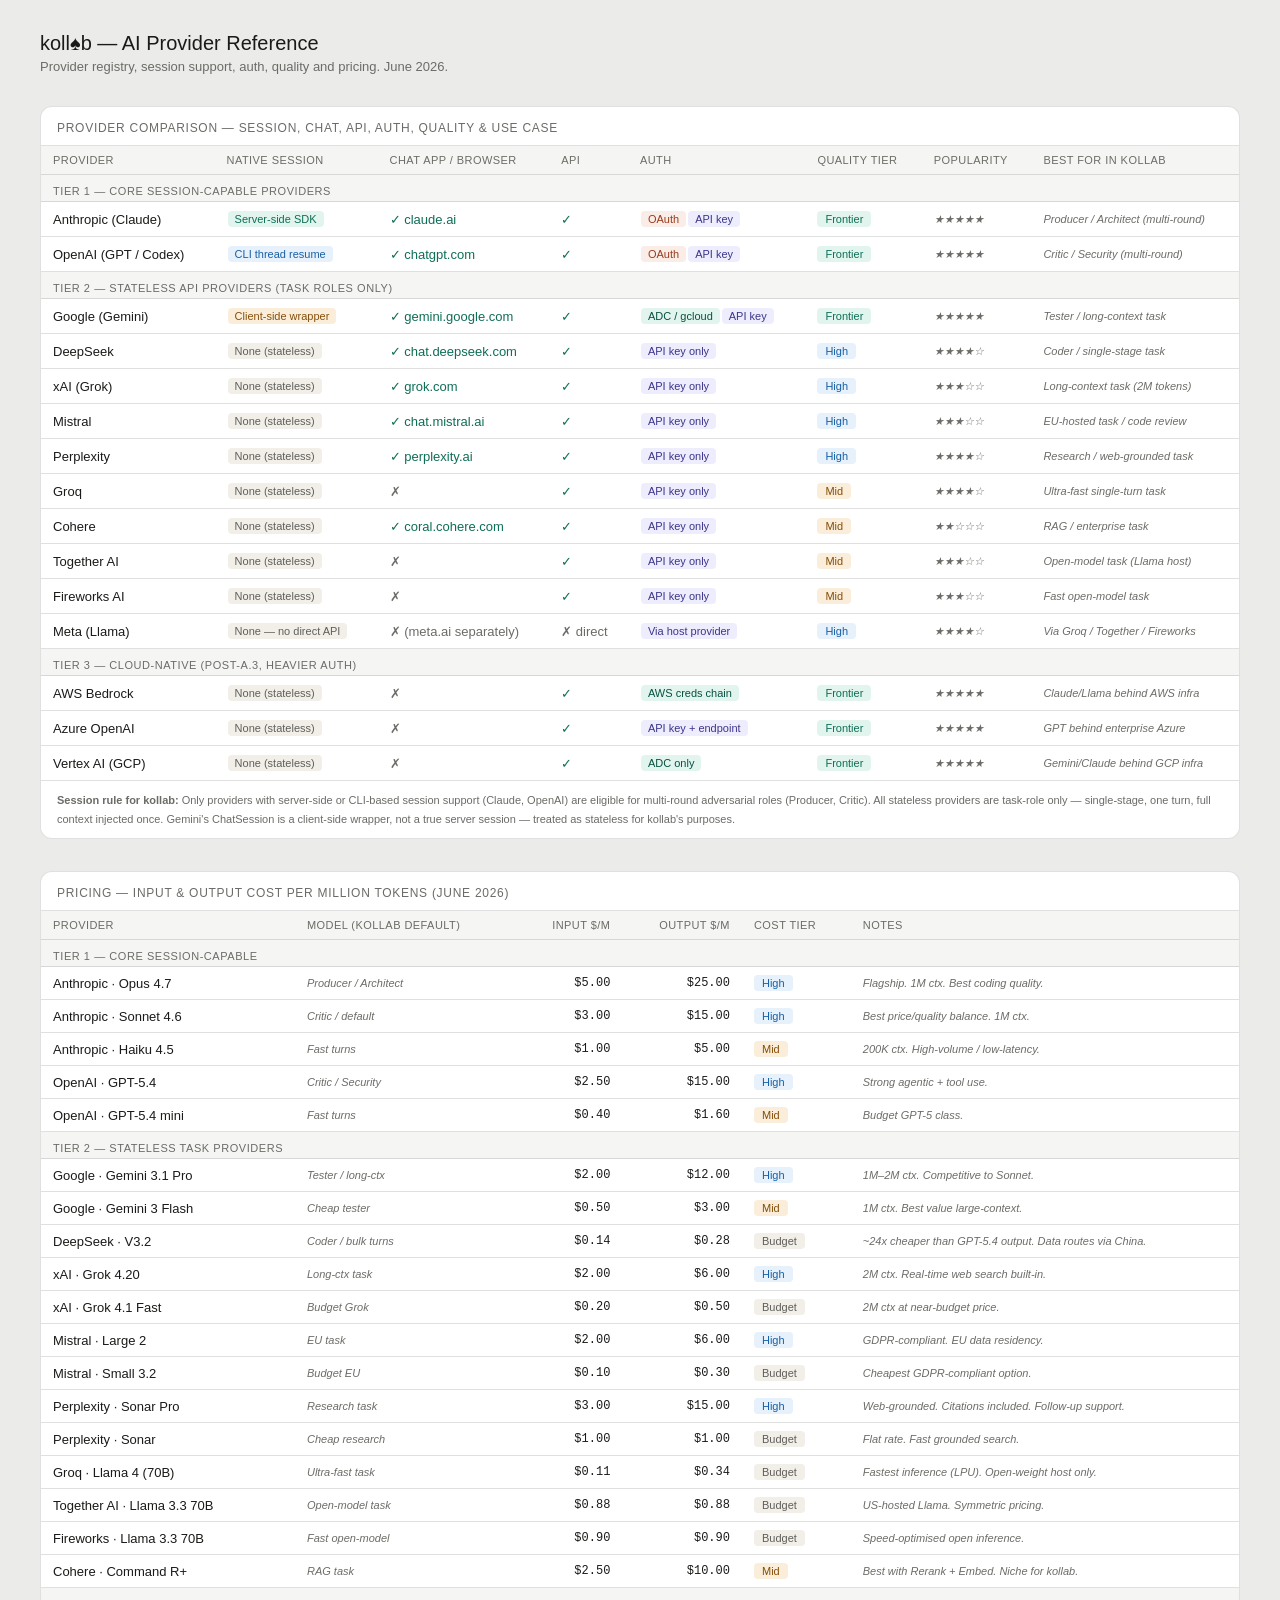
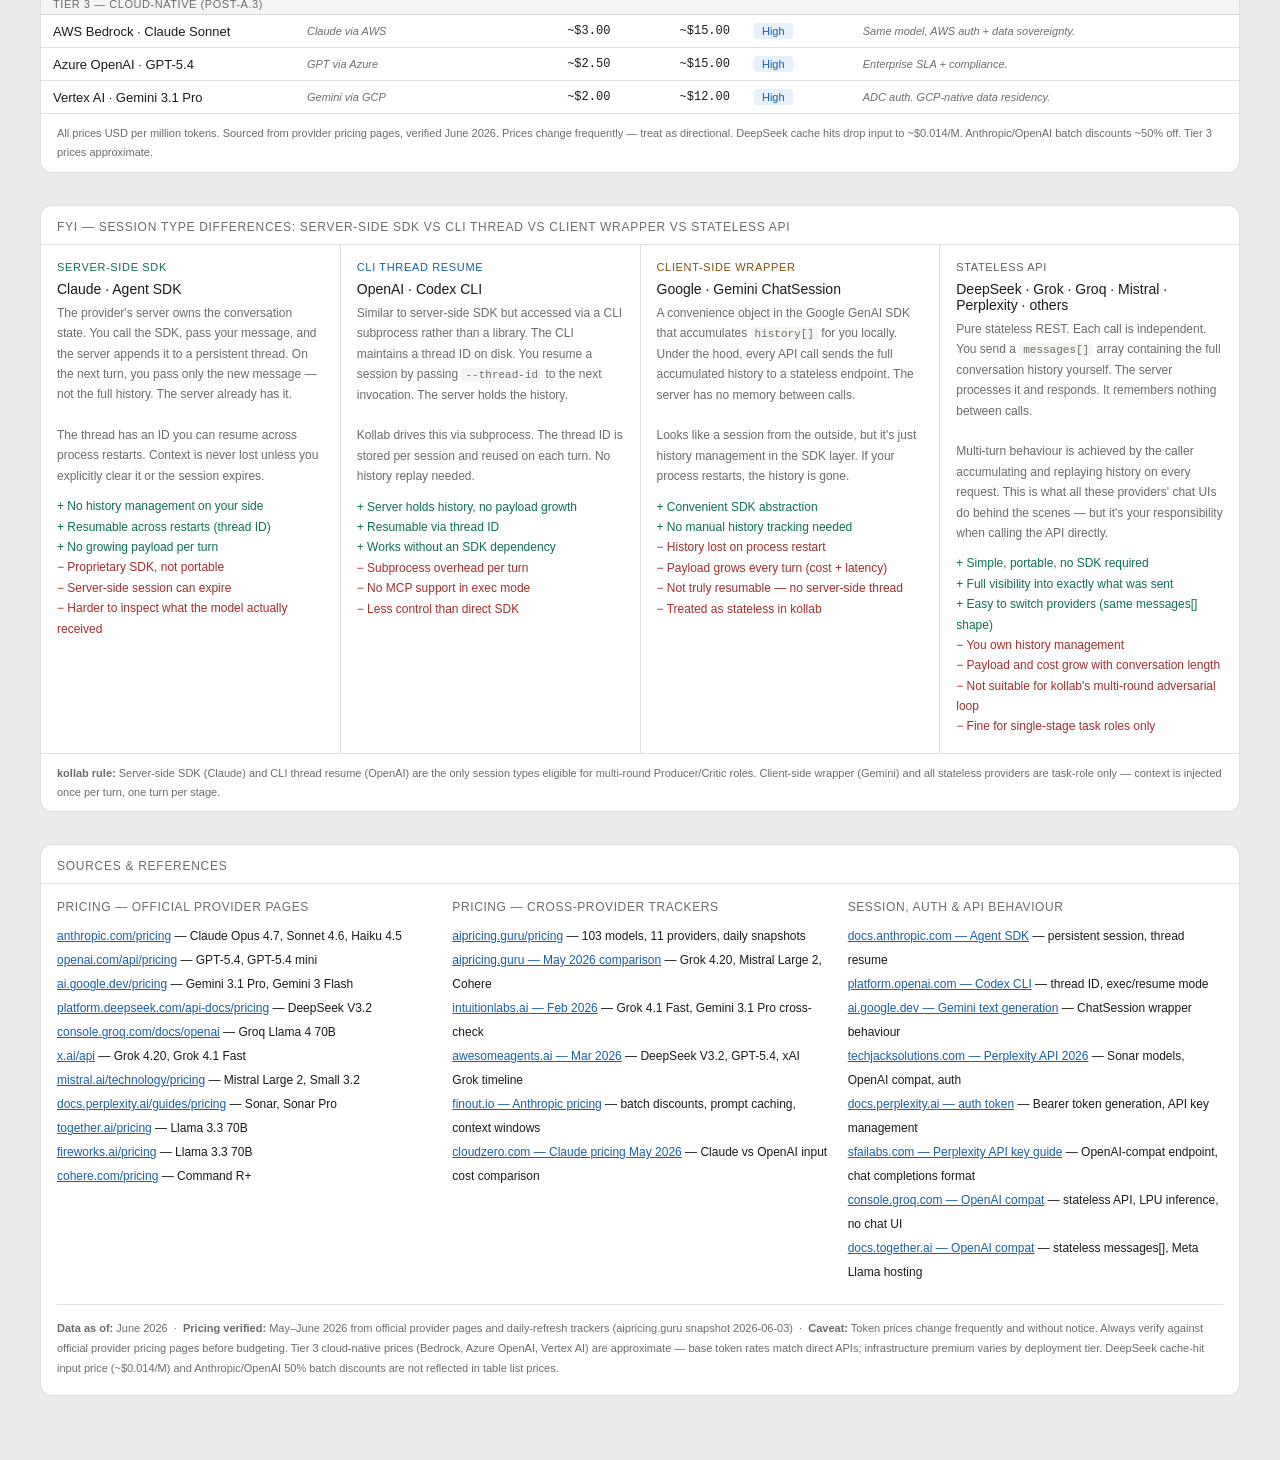
<file: docs/kollab-provider-comparison.html>
<!DOCTYPE html>
<html lang="en">
<head>
<meta charset="UTF-8">
<meta name="viewport" content="width=device-width, initial-scale=1.0">
<title>kollab — AI Provider Reference</title>
<style>
  *, *::before, *::after { box-sizing: border-box; margin: 0; padding: 0; }

  :root {
    --bg-primary: #ffffff;
    --bg-secondary: #f5f5f3;
    --bg-tertiary: #ebebea;
    --text-primary: #1a1a18;
    --text-secondary: #6b6b67;
    --border: rgba(0,0,0,0.12);
    --green-bg: #E1F5EE; --green-text: #0F6E56;
    --blue-bg: #E6F1FB; --blue-text: #185FA5;
    --amber-bg: #FAEEDA; --amber-text: #854F0B;
    --gray-bg: #F1EFE8; --gray-text: #5F5E5A;
    --purple-bg: #EEEDFE; --purple-text: #3C3489;
    --coral-bg: #FAECE7; --coral-text: #993C1D;
    --red-bg: #FCEBEB; --red-text: #A32D2D;
    --teal-bg: #E1F5EE; --teal-text: #085041;
  }

  @media (prefers-color-scheme: dark) {
    :root {
      --bg-primary: #1e1e1c;
      --bg-secondary: #2a2a28;
      --bg-tertiary: #333330;
      --text-primary: #e8e8e4;
      --text-secondary: #9a9a94;
      --border: rgba(255,255,255,0.1);
      --green-bg: #085041; --green-text: #9FE1CB;
      --blue-bg: #0C447C; --blue-text: #B5D4F4;
      --amber-bg: #633806; --amber-text: #FAC775;
      --gray-bg: #444441; --gray-text: #D3D1C7;
      --purple-bg: #3C3489; --purple-text: #CECBF6;
      --coral-bg: #712B13; --coral-text: #F5C4B3;
      --red-bg: #791F1F; --red-text: #F7C1C1;
      --teal-bg: #04342C; --teal-text: #5DCAA5;
    }
  }

  body {
    font-family: -apple-system, BlinkMacSystemFont, "Segoe UI", sans-serif;
    background: var(--bg-tertiary);
    color: var(--text-primary);
    padding: 2rem 1rem;
    min-height: 100vh;
  }

  .page { max-width: 1200px; margin: 0 auto; }

  header { margin-bottom: 2rem; }
  header h1 { font-size: 20px; font-weight: 500; margin-bottom: 4px; }
  header p { font-size: 13px; color: var(--text-secondary); }

  h2 { font-size: 14px; font-weight: 500; margin-bottom: 1rem; color: var(--text-primary); }

  .card {
    background: var(--bg-primary);
    border: 0.5px solid var(--border);
    border-radius: 12px;
    overflow: hidden;
    margin-bottom: 2rem;
  }

  .card-title {
    font-size: 12px;
    font-weight: 500;
    color: var(--text-secondary);
    text-transform: uppercase;
    letter-spacing: 0.06em;
    padding: 14px 16px 10px;
    border-bottom: 0.5px solid var(--border);
  }

  .tbl-wrap { overflow-x: auto; }

  table { width: 100%; border-collapse: collapse; font-size: 13px; }

  th {
    font-size: 11px;
    font-weight: 500;
    color: var(--text-secondary);
    text-transform: uppercase;
    letter-spacing: 0.04em;
    padding: 8px 12px;
    border-bottom: 0.5px solid var(--border);
    text-align: left;
    white-space: nowrap;
    background: var(--bg-secondary);
  }

  td {
    padding: 8px 12px;
    border-bottom: 0.5px solid var(--border);
    color: var(--text-primary);
    vertical-align: middle;
  }

  tr:last-child td { border-bottom: none; }
  tr:hover td { background: var(--bg-secondary); }
  td.num { text-align: right; font-family: "SF Mono", "Fira Code", monospace; font-size: 12px; }

  .sect td {
    font-size: 11px;
    font-weight: 500;
    color: var(--text-secondary);
    padding: 10px 12px 4px;
    letter-spacing: 0.05em;
    text-transform: uppercase;
    background: var(--bg-secondary);
    border-bottom: 0.5px solid var(--border);
  }

  .pill {
    display: inline-block;
    font-size: 11px;
    padding: 2px 7px;
    border-radius: 4px;
    margin: 1px;
    white-space: nowrap;
    font-weight: 500;
  }

  .tier {
    display: inline-block;
    font-size: 11px;
    font-weight: 500;
    padding: 2px 8px;
    border-radius: 4px;
    white-space: nowrap;
  }

  .p-server  { background: var(--green-bg);  color: var(--green-text); }
  .p-cli     { background: var(--blue-bg);   color: var(--blue-text); }
  .p-client  { background: var(--amber-bg);  color: var(--amber-text); }
  .p-none    { background: var(--gray-bg);   color: var(--gray-text); }
  .p-oauth   { background: var(--coral-bg);  color: var(--coral-text); }
  .p-key     { background: var(--purple-bg); color: var(--purple-text); }
  .p-adc     { background: var(--teal-bg);   color: var(--teal-text); }

  .t-frontier { background: var(--green-bg);  color: var(--green-text); }
  .t-high     { background: var(--blue-bg);   color: var(--blue-text); }
  .t-mid      { background: var(--amber-bg);  color: var(--amber-text); }
  .t-budget   { background: var(--gray-bg);   color: var(--gray-text); }

  .yes  { color: var(--green-text); font-weight: 500; }
  .no   { color: var(--text-secondary); }
  .flag { font-size: 11px; color: var(--text-secondary); font-style: italic; }
  .fw   { font-weight: 500; }

  .note {
    font-size: 11px;
    color: var(--text-secondary);
    padding: 10px 16px;
    border-top: 0.5px solid var(--border);
    line-height: 1.7;
  }

  /* FYI section */
  .fyi-grid {
    display: grid;
    grid-template-columns: repeat(auto-fit, minmax(260px, 1fr));
    gap: 1px;
    background: var(--border);
  }

  .fyi-cell {
    background: var(--bg-primary);
    padding: 16px;
  }

  .fyi-label {
    font-size: 11px;
    font-weight: 500;
    text-transform: uppercase;
    letter-spacing: 0.06em;
    margin-bottom: 8px;
  }

  .fyi-title {
    font-size: 14px;
    font-weight: 500;
    margin-bottom: 6px;
  }

  .fyi-body {
    font-size: 12px;
    color: var(--text-secondary);
    line-height: 1.7;
  }

  .fyi-pros-cons {
    margin-top: 10px;
    font-size: 12px;
    line-height: 1.7;
  }

  .pro { color: var(--green-text); }
  .con { color: var(--red-text); }

  .badge-row { margin-bottom: 6px; }
</style>
</head>
<body>
<div class="page">

  <header>
    <h1>koll♠b — AI Provider Reference</h1>
    <p>Provider registry, session support, auth, quality and pricing. June 2026.</p>
  </header>

  <!-- TABLE 1 -->
  <div class="card">
    <div class="card-title">Provider comparison — session, chat, API, auth, quality &amp; use case</div>
    <div class="tbl-wrap">
    <table>
      <thead>
        <tr>
          <th>Provider</th>
          <th>Native session</th>
          <th>Chat app / browser</th>
          <th>API</th>
          <th>Auth</th>
          <th>Quality tier</th>
          <th>Popularity</th>
          <th>Best for in kollab</th>
        </tr>
      </thead>
      <tbody>
        <tr class="sect"><td colspan="8">Tier 1 — Core session-capable providers</td></tr>
        <tr>
          <td class="fw">Anthropic (Claude)</td>
          <td><span class="pill p-server">Server-side SDK</span></td>
          <td class="yes">✓ claude.ai</td>
          <td class="yes">✓</td>
          <td><span class="pill p-oauth">OAuth</span><span class="pill p-key">API key</span></td>
          <td><span class="tier t-frontier">Frontier</span></td>
          <td class="flag">★★★★★</td>
          <td class="flag">Producer / Architect (multi-round)</td>
        </tr>
        <tr>
          <td class="fw">OpenAI (GPT / Codex)</td>
          <td><span class="pill p-cli">CLI thread resume</span></td>
          <td class="yes">✓ chatgpt.com</td>
          <td class="yes">✓</td>
          <td><span class="pill p-oauth">OAuth</span><span class="pill p-key">API key</span></td>
          <td><span class="tier t-frontier">Frontier</span></td>
          <td class="flag">★★★★★</td>
          <td class="flag">Critic / Security (multi-round)</td>
        </tr>

        <tr class="sect"><td colspan="8">Tier 2 — Stateless API providers (task roles only)</td></tr>
        <tr>
          <td class="fw">Google (Gemini)</td>
          <td><span class="pill p-client">Client-side wrapper</span></td>
          <td class="yes">✓ gemini.google.com</td>
          <td class="yes">✓</td>
          <td><span class="pill p-adc">ADC / gcloud</span><span class="pill p-key">API key</span></td>
          <td><span class="tier t-frontier">Frontier</span></td>
          <td class="flag">★★★★★</td>
          <td class="flag">Tester / long-context task</td>
        </tr>
        <tr>
          <td class="fw">DeepSeek</td>
          <td><span class="pill p-none">None (stateless)</span></td>
          <td class="yes">✓ chat.deepseek.com</td>
          <td class="yes">✓</td>
          <td><span class="pill p-key">API key only</span></td>
          <td><span class="tier t-high">High</span></td>
          <td class="flag">★★★★☆</td>
          <td class="flag">Coder / single-stage task</td>
        </tr>
        <tr>
          <td class="fw">xAI (Grok)</td>
          <td><span class="pill p-none">None (stateless)</span></td>
          <td class="yes">✓ grok.com</td>
          <td class="yes">✓</td>
          <td><span class="pill p-key">API key only</span></td>
          <td><span class="tier t-high">High</span></td>
          <td class="flag">★★★☆☆</td>
          <td class="flag">Long-context task (2M tokens)</td>
        </tr>
        <tr>
          <td class="fw">Mistral</td>
          <td><span class="pill p-none">None (stateless)</span></td>
          <td class="yes">✓ chat.mistral.ai</td>
          <td class="yes">✓</td>
          <td><span class="pill p-key">API key only</span></td>
          <td><span class="tier t-high">High</span></td>
          <td class="flag">★★★☆☆</td>
          <td class="flag">EU-hosted task / code review</td>
        </tr>
        <tr>
          <td class="fw">Perplexity</td>
          <td><span class="pill p-none">None (stateless)</span></td>
          <td class="yes">✓ perplexity.ai</td>
          <td class="yes">✓</td>
          <td><span class="pill p-key">API key only</span></td>
          <td><span class="tier t-high">High</span></td>
          <td class="flag">★★★★☆</td>
          <td class="flag">Research / web-grounded task</td>
        </tr>
        <tr>
          <td class="fw">Groq</td>
          <td><span class="pill p-none">None (stateless)</span></td>
          <td class="no">✗</td>
          <td class="yes">✓</td>
          <td><span class="pill p-key">API key only</span></td>
          <td><span class="tier t-mid">Mid</span></td>
          <td class="flag">★★★★☆</td>
          <td class="flag">Ultra-fast single-turn task</td>
        </tr>
        <tr>
          <td class="fw">Cohere</td>
          <td><span class="pill p-none">None (stateless)</span></td>
          <td class="yes">✓ coral.cohere.com</td>
          <td class="yes">✓</td>
          <td><span class="pill p-key">API key only</span></td>
          <td><span class="tier t-mid">Mid</span></td>
          <td class="flag">★★☆☆☆</td>
          <td class="flag">RAG / enterprise task</td>
        </tr>
        <tr>
          <td class="fw">Together AI</td>
          <td><span class="pill p-none">None (stateless)</span></td>
          <td class="no">✗</td>
          <td class="yes">✓</td>
          <td><span class="pill p-key">API key only</span></td>
          <td><span class="tier t-mid">Mid</span></td>
          <td class="flag">★★★☆☆</td>
          <td class="flag">Open-model task (Llama host)</td>
        </tr>
        <tr>
          <td class="fw">Fireworks AI</td>
          <td><span class="pill p-none">None (stateless)</span></td>
          <td class="no">✗</td>
          <td class="yes">✓</td>
          <td><span class="pill p-key">API key only</span></td>
          <td><span class="tier t-mid">Mid</span></td>
          <td class="flag">★★★☆☆</td>
          <td class="flag">Fast open-model task</td>
        </tr>
        <tr>
          <td class="fw">Meta (Llama)</td>
          <td><span class="pill p-none">None — no direct API</span></td>
          <td class="no">✗ (meta.ai separately)</td>
          <td class="no">✗ direct</td>
          <td><span class="pill p-key">Via host provider</span></td>
          <td><span class="tier t-high">High</span></td>
          <td class="flag">★★★★☆</td>
          <td class="flag">Via Groq / Together / Fireworks</td>
        </tr>

        <tr class="sect"><td colspan="8">Tier 3 — Cloud-native (post-A.3, heavier auth)</td></tr>
        <tr>
          <td class="fw">AWS Bedrock</td>
          <td><span class="pill p-none">None (stateless)</span></td>
          <td class="no">✗</td>
          <td class="yes">✓</td>
          <td><span class="pill p-adc">AWS creds chain</span></td>
          <td><span class="tier t-frontier">Frontier</span></td>
          <td class="flag">★★★★★</td>
          <td class="flag">Claude/Llama behind AWS infra</td>
        </tr>
        <tr>
          <td class="fw">Azure OpenAI</td>
          <td><span class="pill p-none">None (stateless)</span></td>
          <td class="no">✗</td>
          <td class="yes">✓</td>
          <td><span class="pill p-key">API key + endpoint</span></td>
          <td><span class="tier t-frontier">Frontier</span></td>
          <td class="flag">★★★★★</td>
          <td class="flag">GPT behind enterprise Azure</td>
        </tr>
        <tr>
          <td class="fw">Vertex AI (GCP)</td>
          <td><span class="pill p-none">None (stateless)</span></td>
          <td class="no">✗</td>
          <td class="yes">✓</td>
          <td><span class="pill p-adc">ADC only</span></td>
          <td><span class="tier t-frontier">Frontier</span></td>
          <td class="flag">★★★★★</td>
          <td class="flag">Gemini/Claude behind GCP infra</td>
        </tr>
      </tbody>
    </table>
    </div>
    <div class="note">
      <strong>Session rule for kollab:</strong> Only providers with server-side or CLI-based session support (Claude, OpenAI) are eligible for multi-round adversarial roles (Producer, Critic). All stateless providers are task-role only — single-stage, one turn, full context injected once. Gemini's ChatSession is a client-side wrapper, not a true server session — treated as stateless for kollab's purposes.
    </div>
  </div>

  <!-- TABLE 2: Pricing -->
  <div class="card">
    <div class="card-title">Pricing — input &amp; output cost per million tokens (June 2026)</div>
    <div class="tbl-wrap">
    <table>
      <thead>
        <tr>
          <th>Provider</th>
          <th>Model (kollab default)</th>
          <th style="text-align:right">Input $/M</th>
          <th style="text-align:right">Output $/M</th>
          <th>Cost tier</th>
          <th>Notes</th>
        </tr>
      </thead>
      <tbody>
        <tr class="sect"><td colspan="6">Tier 1 — Core session-capable</td></tr>
        <tr>
          <td class="fw">Anthropic · Opus 4.7</td>
          <td class="flag">Producer / Architect</td>
          <td class="num">$5.00</td><td class="num">$25.00</td>
          <td><span class="tier t-high">High</span></td>
          <td class="flag">Flagship. 1M ctx. Best coding quality.</td>
        </tr>
        <tr>
          <td class="fw">Anthropic · Sonnet 4.6</td>
          <td class="flag">Critic / default</td>
          <td class="num">$3.00</td><td class="num">$15.00</td>
          <td><span class="tier t-high">High</span></td>
          <td class="flag">Best price/quality balance. 1M ctx.</td>
        </tr>
        <tr>
          <td class="fw">Anthropic · Haiku 4.5</td>
          <td class="flag">Fast turns</td>
          <td class="num">$1.00</td><td class="num">$5.00</td>
          <td><span class="tier t-mid">Mid</span></td>
          <td class="flag">200K ctx. High-volume / low-latency.</td>
        </tr>
        <tr>
          <td class="fw">OpenAI · GPT-5.4</td>
          <td class="flag">Critic / Security</td>
          <td class="num">$2.50</td><td class="num">$15.00</td>
          <td><span class="tier t-high">High</span></td>
          <td class="flag">Strong agentic + tool use.</td>
        </tr>
        <tr>
          <td class="fw">OpenAI · GPT-5.4 mini</td>
          <td class="flag">Fast turns</td>
          <td class="num">$0.40</td><td class="num">$1.60</td>
          <td><span class="tier t-mid">Mid</span></td>
          <td class="flag">Budget GPT-5 class.</td>
        </tr>

        <tr class="sect"><td colspan="6">Tier 2 — Stateless task providers</td></tr>
        <tr>
          <td class="fw">Google · Gemini 3.1 Pro</td>
          <td class="flag">Tester / long-ctx</td>
          <td class="num">$2.00</td><td class="num">$12.00</td>
          <td><span class="tier t-high">High</span></td>
          <td class="flag">1M–2M ctx. Competitive to Sonnet.</td>
        </tr>
        <tr>
          <td class="fw">Google · Gemini 3 Flash</td>
          <td class="flag">Cheap tester</td>
          <td class="num">$0.50</td><td class="num">$3.00</td>
          <td><span class="tier t-mid">Mid</span></td>
          <td class="flag">1M ctx. Best value large-context.</td>
        </tr>
        <tr>
          <td class="fw">DeepSeek · V3.2</td>
          <td class="flag">Coder / bulk turns</td>
          <td class="num">$0.14</td><td class="num">$0.28</td>
          <td><span class="tier t-budget">Budget</span></td>
          <td class="flag">~24x cheaper than GPT-5.4 output. Data routes via China.</td>
        </tr>
        <tr>
          <td class="fw">xAI · Grok 4.20</td>
          <td class="flag">Long-ctx task</td>
          <td class="num">$2.00</td><td class="num">$6.00</td>
          <td><span class="tier t-high">High</span></td>
          <td class="flag">2M ctx. Real-time web search built-in.</td>
        </tr>
        <tr>
          <td class="fw">xAI · Grok 4.1 Fast</td>
          <td class="flag">Budget Grok</td>
          <td class="num">$0.20</td><td class="num">$0.50</td>
          <td><span class="tier t-budget">Budget</span></td>
          <td class="flag">2M ctx at near-budget price.</td>
        </tr>
        <tr>
          <td class="fw">Mistral · Large 2</td>
          <td class="flag">EU task</td>
          <td class="num">$2.00</td><td class="num">$6.00</td>
          <td><span class="tier t-high">High</span></td>
          <td class="flag">GDPR-compliant. EU data residency.</td>
        </tr>
        <tr>
          <td class="fw">Mistral · Small 3.2</td>
          <td class="flag">Budget EU</td>
          <td class="num">$0.10</td><td class="num">$0.30</td>
          <td><span class="tier t-budget">Budget</span></td>
          <td class="flag">Cheapest GDPR-compliant option.</td>
        </tr>
        <tr>
          <td class="fw">Perplexity · Sonar Pro</td>
          <td class="flag">Research task</td>
          <td class="num">$3.00</td><td class="num">$15.00</td>
          <td><span class="tier t-high">High</span></td>
          <td class="flag">Web-grounded. Citations included. Follow-up support.</td>
        </tr>
        <tr>
          <td class="fw">Perplexity · Sonar</td>
          <td class="flag">Cheap research</td>
          <td class="num">$1.00</td><td class="num">$1.00</td>
          <td><span class="tier t-budget">Budget</span></td>
          <td class="flag">Flat rate. Fast grounded search.</td>
        </tr>
        <tr>
          <td class="fw">Groq · Llama 4 (70B)</td>
          <td class="flag">Ultra-fast task</td>
          <td class="num">$0.11</td><td class="num">$0.34</td>
          <td><span class="tier t-budget">Budget</span></td>
          <td class="flag">Fastest inference (LPU). Open-weight host only.</td>
        </tr>
        <tr>
          <td class="fw">Together AI · Llama 3.3 70B</td>
          <td class="flag">Open-model task</td>
          <td class="num">$0.88</td><td class="num">$0.88</td>
          <td><span class="tier t-budget">Budget</span></td>
          <td class="flag">US-hosted Llama. Symmetric pricing.</td>
        </tr>
        <tr>
          <td class="fw">Fireworks · Llama 3.3 70B</td>
          <td class="flag">Fast open-model</td>
          <td class="num">$0.90</td><td class="num">$0.90</td>
          <td><span class="tier t-budget">Budget</span></td>
          <td class="flag">Speed-optimised open inference.</td>
        </tr>
        <tr>
          <td class="fw">Cohere · Command R+</td>
          <td class="flag">RAG task</td>
          <td class="num">$2.50</td><td class="num">$10.00</td>
          <td><span class="tier t-mid">Mid</span></td>
          <td class="flag">Best with Rerank + Embed. Niche for kollab.</td>
        </tr>

        <tr class="sect"><td colspan="6">Tier 3 — Cloud-native (post-A.3)</td></tr>
        <tr>
          <td class="fw">AWS Bedrock · Claude Sonnet</td>
          <td class="flag">Claude via AWS</td>
          <td class="num">~$3.00</td><td class="num">~$15.00</td>
          <td><span class="tier t-high">High</span></td>
          <td class="flag">Same model, AWS auth + data sovereignty.</td>
        </tr>
        <tr>
          <td class="fw">Azure OpenAI · GPT-5.4</td>
          <td class="flag">GPT via Azure</td>
          <td class="num">~$2.50</td><td class="num">~$15.00</td>
          <td><span class="tier t-high">High</span></td>
          <td class="flag">Enterprise SLA + compliance.</td>
        </tr>
        <tr>
          <td class="fw">Vertex AI · Gemini 3.1 Pro</td>
          <td class="flag">Gemini via GCP</td>
          <td class="num">~$2.00</td><td class="num">~$12.00</td>
          <td><span class="tier t-high">High</span></td>
          <td class="flag">ADC auth. GCP-native data residency.</td>
        </tr>
      </tbody>
    </table>
    </div>
    <div class="note">All prices USD per million tokens. Sourced from provider pricing pages, verified June 2026. Prices change frequently — treat as directional. DeepSeek cache hits drop input to ~$0.014/M. Anthropic/OpenAI batch discounts ~50% off. Tier 3 prices approximate.</div>
  </div>

  <!-- FYI: Session types explained -->
  <div class="card">
    <div class="card-title">FYI — Session type differences: server-side SDK vs CLI thread vs client wrapper vs stateless API</div>
    <div class="fyi-grid">

      <div class="fyi-cell">
        <div class="fyi-label" style="color: var(--green-text);">Server-side SDK</div>
        <div class="fyi-title">Claude · Agent SDK</div>
        <div class="fyi-body">
          The provider's server owns the conversation state. You call the SDK, pass your message, and the server appends it to a persistent thread. On the next turn, you pass only the new message — not the full history. The server already has it.
          <br><br>
          The thread has an ID you can resume across process restarts. Context is never lost unless you explicitly clear it or the session expires.
        </div>
        <div class="fyi-pros-cons">
          <div class="pro">+ No history management on your side</div>
          <div class="pro">+ Resumable across restarts (thread ID)</div>
          <div class="pro">+ No growing payload per turn</div>
          <div class="con">− Proprietary SDK, not portable</div>
          <div class="con">− Server-side session can expire</div>
          <div class="con">− Harder to inspect what the model actually received</div>
        </div>
      </div>

      <div class="fyi-cell">
        <div class="fyi-label" style="color: var(--blue-text);">CLI thread resume</div>
        <div class="fyi-title">OpenAI · Codex CLI</div>
        <div class="fyi-body">
          Similar to server-side SDK but accessed via a CLI subprocess rather than a library. The CLI maintains a thread ID on disk. You resume a session by passing <code style="font-size:11px; background: var(--bg-secondary); padding: 1px 4px; border-radius: 3px;">--thread-id</code> to the next invocation. The server holds the history.
          <br><br>
          Kollab drives this via subprocess. The thread ID is stored per session and reused on each turn. No history replay needed.
        </div>
        <div class="fyi-pros-cons">
          <div class="pro">+ Server holds history, no payload growth</div>
          <div class="pro">+ Resumable via thread ID</div>
          <div class="pro">+ Works without an SDK dependency</div>
          <div class="con">− Subprocess overhead per turn</div>
          <div class="con">− No MCP support in exec mode</div>
          <div class="con">− Less control than direct SDK</div>
        </div>
      </div>

      <div class="fyi-cell">
        <div class="fyi-label" style="color: var(--amber-text);">Client-side wrapper</div>
        <div class="fyi-title">Google · Gemini ChatSession</div>
        <div class="fyi-body">
          A convenience object in the Google GenAI SDK that accumulates <code style="font-size:11px; background: var(--bg-secondary); padding: 1px 4px; border-radius: 3px;">history[]</code> for you locally. Under the hood, every API call sends the full accumulated history to a stateless endpoint. The server has no memory between calls.
          <br><br>
          Looks like a session from the outside, but it's just history management in the SDK layer. If your process restarts, the history is gone.
        </div>
        <div class="fyi-pros-cons">
          <div class="pro">+ Convenient SDK abstraction</div>
          <div class="pro">+ No manual history tracking needed</div>
          <div class="con">− History lost on process restart</div>
          <div class="con">− Payload grows every turn (cost + latency)</div>
          <div class="con">− Not truly resumable — no server-side thread</div>
          <div class="con">− Treated as stateless in kollab</div>
        </div>
      </div>

      <div class="fyi-cell">
        <div class="fyi-label" style="color: var(--gray-text);">Stateless API</div>
        <div class="fyi-title">DeepSeek · Grok · Groq · Mistral · Perplexity · others</div>
        <div class="fyi-body">
          Pure stateless REST. Each call is independent. You send a <code style="font-size:11px; background: var(--bg-secondary); padding: 1px 4px; border-radius: 3px;">messages[]</code> array containing the full conversation history yourself. The server processes it and responds. It remembers nothing between calls.
          <br><br>
          Multi-turn behaviour is achieved by the caller accumulating and replaying history on every request. This is what all these providers' chat UIs do behind the scenes — but it's your responsibility when calling the API directly.
        </div>
        <div class="fyi-pros-cons">
          <div class="pro">+ Simple, portable, no SDK required</div>
          <div class="pro">+ Full visibility into exactly what was sent</div>
          <div class="pro">+ Easy to switch providers (same messages[] shape)</div>
          <div class="con">− You own history management</div>
          <div class="con">− Payload and cost grow with conversation length</div>
          <div class="con">− Not suitable for kollab's multi-round adversarial loop</div>
          <div class="con">− Fine for single-stage task roles only</div>
        </div>
      </div>

    </div>
    <div class="note">
      <strong>kollab rule:</strong> Server-side SDK (Claude) and CLI thread resume (OpenAI) are the only session types eligible for multi-round Producer/Critic roles. Client-side wrapper (Gemini) and all stateless providers are task-role only — context is injected once per turn, one turn per stage.
    </div>
  </div>

  <!-- Sources -->
  <div class="card">
    <div class="card-title">Sources &amp; references</div>
    <div style="padding: 16px;">

      <div style="display: grid; grid-template-columns: repeat(auto-fit, minmax(280px, 1fr)); gap: 20px;">

        <div>
          <div style="font-size: 12px; font-weight: 500; color: var(--text-secondary); text-transform: uppercase; letter-spacing: 0.05em; margin-bottom: 10px;">Pricing — official provider pages</div>
          <ul style="list-style: none; font-size: 12px; line-height: 2;">
            <li><a href="https://www.anthropic.com/pricing" style="color: var(--blue-text);">anthropic.com/pricing</a> — Claude Opus 4.7, Sonnet 4.6, Haiku 4.5</li>
            <li><a href="https://openai.com/api/pricing" style="color: var(--blue-text);">openai.com/api/pricing</a> — GPT-5.4, GPT-5.4 mini</li>
            <li><a href="https://ai.google.dev/pricing" style="color: var(--blue-text);">ai.google.dev/pricing</a> — Gemini 3.1 Pro, Gemini 3 Flash</li>
            <li><a href="https://platform.deepseek.com/api-docs/pricing" style="color: var(--blue-text);">platform.deepseek.com/api-docs/pricing</a> — DeepSeek V3.2</li>
            <li><a href="https://console.groq.com/docs/openai" style="color: var(--blue-text);">console.groq.com/docs/openai</a> — Groq Llama 4 70B</li>
            <li><a href="https://x.ai/api" style="color: var(--blue-text);">x.ai/api</a> — Grok 4.20, Grok 4.1 Fast</li>
            <li><a href="https://mistral.ai/technology/pricing" style="color: var(--blue-text);">mistral.ai/technology/pricing</a> — Mistral Large 2, Small 3.2</li>
            <li><a href="https://docs.perplexity.ai/guides/pricing" style="color: var(--blue-text);">docs.perplexity.ai/guides/pricing</a> — Sonar, Sonar Pro</li>
            <li><a href="https://www.together.ai/pricing" style="color: var(--blue-text);">together.ai/pricing</a> — Llama 3.3 70B</li>
            <li><a href="https://fireworks.ai/pricing" style="color: var(--blue-text);">fireworks.ai/pricing</a> — Llama 3.3 70B</li>
            <li><a href="https://cohere.com/pricing" style="color: var(--blue-text);">cohere.com/pricing</a> — Command R+</li>
          </ul>
        </div>

        <div>
          <div style="font-size: 12px; font-weight: 500; color: var(--text-secondary); text-transform: uppercase; letter-spacing: 0.05em; margin-bottom: 10px;">Pricing — cross-provider trackers</div>
          <ul style="list-style: none; font-size: 12px; line-height: 2;">
            <li><a href="https://www.aipricing.guru/pricing/" style="color: var(--blue-text);">aipricing.guru/pricing</a> — 103 models, 11 providers, daily snapshots</li>
            <li><a href="https://www.aipricing.guru/blog/ai-api-pricing-comparison-2026/" style="color: var(--blue-text);">aipricing.guru — May 2026 comparison</a> — Grok 4.20, Mistral Large 2, Cohere</li>
            <li><a href="https://intuitionlabs.ai/articles/ai-api-pricing-comparison-grok-gemini-openai-claude" style="color: var(--blue-text);">intuitionlabs.ai — Feb 2026</a> — Grok 4.1 Fast, Gemini 3.1 Pro cross-check</li>
            <li><a href="https://awesomeagents.ai/pricing/llm-api-pricing-comparison/" style="color: var(--blue-text);">awesomeagents.ai — Mar 2026</a> — DeepSeek V3.2, GPT-5.4, xAI Grok timeline</li>
            <li><a href="https://www.finout.io/blog/anthropic-api-pricing" style="color: var(--blue-text);">finout.io — Anthropic pricing</a> — batch discounts, prompt caching, context windows</li>
            <li><a href="https://www.cloudzero.com/blog/claude-api-pricing/" style="color: var(--blue-text);">cloudzero.com — Claude pricing May 2026</a> — Claude vs OpenAI input cost comparison</li>
          </ul>
        </div>

        <div>
          <div style="font-size: 12px; font-weight: 500; color: var(--text-secondary); text-transform: uppercase; letter-spacing: 0.05em; margin-bottom: 10px;">Session, auth &amp; API behaviour</div>
          <ul style="list-style: none; font-size: 12px; line-height: 2;">
            <li><a href="https://docs.anthropic.com/en/docs/agents-sdk" style="color: var(--blue-text);">docs.anthropic.com — Agent SDK</a> — persistent session, thread resume</li>
            <li><a href="https://platform.openai.com/docs/guides/codex" style="color: var(--blue-text);">platform.openai.com — Codex CLI</a> — thread ID, exec/resume mode</li>
            <li><a href="https://ai.google.dev/gemini-api/docs/text-generation" style="color: var(--blue-text);">ai.google.dev — Gemini text generation</a> — ChatSession wrapper behaviour</li>
            <li><a href="https://techjacksolutions.com/ai-tools/perplexity/perplexity-api-guide/" style="color: var(--blue-text);">techjacksolutions.com — Perplexity API 2026</a> — Sonar models, OpenAI compat, auth</li>
            <li><a href="https://docs.perplexity.ai/api-reference/generate-auth-token-post" style="color: var(--blue-text);">docs.perplexity.ai — auth token</a> — Bearer token generation, API key management</li>
            <li><a href="https://sfailabs.com/guides/how-to-get-perplexity-api-key" style="color: var(--blue-text);">sfailabs.com — Perplexity API key guide</a> — OpenAI-compat endpoint, chat completions format</li>
            <li><a href="https://console.groq.com/docs/openai" style="color: var(--blue-text);">console.groq.com — OpenAI compat</a> — stateless API, LPU inference, no chat UI</li>
            <li><a href="https://docs.together.ai/docs/openai-api-compatibility" style="color: var(--blue-text);">docs.together.ai — OpenAI compat</a> — stateless messages[], Meta Llama hosting</li>
          </ul>
        </div>

      </div>

      <div style="margin-top: 20px; padding-top: 14px; border-top: 0.5px solid var(--border); font-size: 11px; color: var(--text-secondary); line-height: 1.8;">
        <strong>Data as of:</strong> June 2026 &nbsp;·&nbsp;
        <strong>Pricing verified:</strong> May–June 2026 from official provider pages and daily-refresh trackers (aipricing.guru snapshot 2026-06-03) &nbsp;·&nbsp;
        <strong>Caveat:</strong> Token prices change frequently and without notice. Always verify against official provider pricing pages before budgeting. Tier 3 cloud-native prices (Bedrock, Azure OpenAI, Vertex AI) are approximate — base token rates match direct APIs; infrastructure premium varies by deployment tier. DeepSeek cache-hit input price (~$0.014/M) and Anthropic/OpenAI 50% batch discounts are not reflected in table list prices.
      </div>

    </div>
  </div>

</div>
</body>
</html>
</file>
